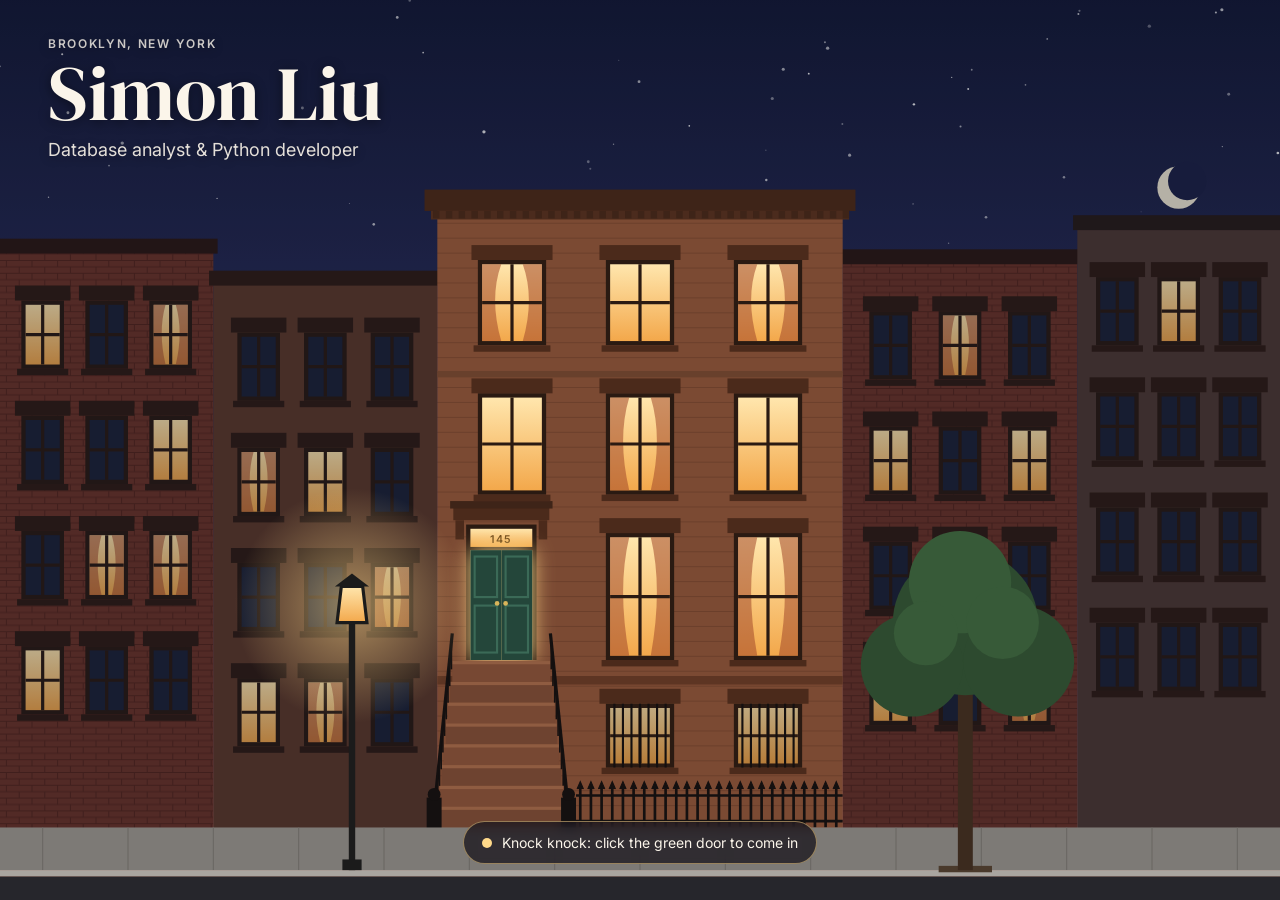
<file: index.html>
<!DOCTYPE html>
<html lang="en">
<head>
  <meta charset="utf-8">
  <meta name="viewport" content="width=device-width, initial-scale=1">
  <title>Simon Liu · The Brownstone</title>
  <meta name="description" content="Simon Liu — database analyst and Python developer in Brooklyn, NY. Step inside the brownstone and explore each room to learn more.">
  <meta name="theme-color" content="#141c3a">
  <link rel="preconnect" href="https://fonts.googleapis.com">
  <link rel="preconnect" href="https://fonts.gstatic.com" crossorigin>
  <link href="https://fonts.googleapis.com/css2?family=DM+Serif+Display&family=Inter:wght@400;500;600&display=swap" rel="stylesheet">
  <link href="css/brownstone.css" rel="stylesheet">
</head>
<body data-scene="street">
  <a class="skip-link" href="classic.html">Skip the tour: view the plain resume</a>

  <!-- ============ STREET ============ -->
  <section id="street" class="scene" aria-label="Outside the brownstone">
    <svg id="street-svg" viewBox="0 0 1200 900" preserveAspectRatio="xMidYMax slice" aria-hidden="false" role="img" aria-labelledby="street-title">
      <title id="street-title">A Brooklyn brownstone at dusk</title>
      <defs>
        <linearGradient id="sky" x1="0" y1="0" x2="0" y2="1">
          <stop offset="0" stop-color="#0f1530"/>
          <stop offset=".55" stop-color="#2f3466"/>
          <stop offset=".85" stop-color="#9a5a6a"/>
          <stop offset="1" stop-color="#e48f63"/>
        </linearGradient>
        <linearGradient id="glow" x1="0" y1="0" x2="0" y2="1">
          <stop offset="0" stop-color="#ffe6ad"/>
          <stop offset="1" stop-color="#f3a84b"/>
        </linearGradient>
        <radialGradient id="halo">
          <stop offset="0" stop-color="#ffd98a" stop-opacity=".55"/>
          <stop offset="1" stop-color="#ffd98a" stop-opacity="0"/>
        </radialGradient>
        <pattern id="stone" width="40" height="14" patternUnits="userSpaceOnUse">
          <rect width="40" height="14" fill="#7b4a33"/>
          <path d="M0 13.5H40" stroke="#6b3f2b"/>
        </pattern>
        <pattern id="brick" width="24" height="12" patternUnits="userSpaceOnUse">
          <rect width="24" height="12" fill="#6e3428"/>
          <path d="M0 .5H24M0 6.5H24M6 0V6M18 6V12" stroke="#55261c"/>
        </pattern>
      </defs>

      <rect width="1200" height="900" fill="url(#sky)"/>
      <g id="stars" fill="#fff"></g>
      <circle cx="1105" cy="232" r="20" fill="#f6efd9"/>
      <circle cx="1113" cy="226" r="18" fill="#1b2146"/>

      <!-- neighbours -->
      <g id="neighbours">
        <rect x="0" y="290" width="200" height="560" fill="url(#brick)"/>
        <rect x="-4" y="280" width="208" height="14" fill="#2b1712"/>
        <rect x="200" y="320" width="210" height="530" fill="#5e3a2a"/>
        <rect x="196" y="310" width="218" height="14" fill="#2f1c13"/>
        <rect x="790" y="300" width="220" height="550" fill="url(#brick)"/>
        <rect x="786" y="290" width="228" height="14" fill="#2b1712"/>
        <rect x="1010" y="268" width="190" height="582" fill="#4f3a33"/>
        <rect x="1006" y="258" width="198" height="14" fill="#271b17"/>
        <g id="neighbour-windows"></g>
        <rect x="0" y="0" width="1200" height="900" fill="#0d1022" opacity=".28" pointer-events="none"/>
      </g>

      <!-- the brownstone -->
      <g id="brownstone">
        <rect x="410" y="250" width="380" height="590" fill="url(#stone)"/>
        <!-- cornice -->
        <rect x="398" y="234" width="404" height="20" fill="#3e2418"/>
        <rect x="404" y="254" width="392" height="8" fill="#4b2b1d"/>
        <g id="dentils" fill="#3e2418"></g>
        <rect x="410" y="404" width="380" height="6" fill="#68402c"/>
        <rect x="410" y="690" width="380" height="8" fill="#5d3523"/>
        <g id="facade-windows"></g>

        <!-- doorway -->
        <rect x="425" y="532" width="90" height="12" fill="#4b2a1b"/>
        <rect x="422" y="526" width="96" height="7" fill="#3e2418"/>
        <rect x="427" y="544" width="8" height="18" fill="#4b2a1b"/>
        <rect x="505" y="544" width="8" height="18" fill="#4b2a1b"/>
        <rect x="437" y="548" width="66" height="127" fill="#2a1a12"/>
        <rect x="441" y="552" width="58" height="17" fill="url(#glow)"/>
        <text x="470" y="565" text-anchor="middle" class="house-number">145</text>

        <g id="front-door" class="door" role="button" tabindex="0" aria-label="Open the front door and step inside">
          <rect id="door-light" x="441" y="572" width="58" height="103" fill="#ffd98f"/>
          <g class="door-leaf door-leaf--left">
            <rect x="441" y="572" width="29" height="103" fill="#24463a"/>
            <rect x="445" y="578" width="21" height="38" fill="none" stroke="#3b6a57" stroke-width="2"/>
            <rect x="445" y="624" width="21" height="44" fill="none" stroke="#3b6a57" stroke-width="2"/>
            <circle cx="466" cy="622" r="2.2" fill="#d9b45a"/>
          </g>
          <g class="door-leaf door-leaf--right">
            <rect x="470" y="572" width="29" height="103" fill="#24463a"/>
            <rect x="474" y="578" width="21" height="38" fill="none" stroke="#3b6a57" stroke-width="2"/>
            <rect x="474" y="624" width="21" height="44" fill="none" stroke="#3b6a57" stroke-width="2"/>
            <circle cx="474" cy="622" r="2.2" fill="#d9b45a"/>
          </g>
          <rect class="door-hit" x="437" y="548" width="66" height="127" fill="transparent"/>
        </g>

        <!-- stoop -->
        <g id="stoop"></g>
        <g fill="none" stroke="#141010" stroke-width="3">
          <path d="M424 650 L408 806"/>
          <path d="M516 650 L532 806"/>
        </g>
        <g id="balusters" stroke="#141010" stroke-width="1.5"></g>
        <rect x="400" y="804" width="14" height="30" fill="#141010"/>
        <circle cx="407" cy="801" r="6" fill="#141010"/>
        <rect x="526" y="804" width="14" height="30" fill="#141010"/>
        <circle cx="533" cy="801" r="6" fill="#141010"/>

        <!-- areaway fence -->
        <g id="fence" stroke="#141010" stroke-width="2.5"></g>
      </g>

      <!-- street -->
      <rect x="0" y="832" width="1200" height="40" fill="#7d7a76"/>
      <g id="sidewalk-seams" stroke="#6a6763"></g>
      <rect x="0" y="872" width="1200" height="6" fill="#a9a5a0"/>
      <rect x="0" y="878" width="1200" height="22" fill="#26262c"/>

      <!-- lamp -->
      <circle cx="330" cy="624" r="110" fill="url(#halo)"/>
      <rect x="327" y="640" width="6" height="232" fill="#1b1b1b"/>
      <rect x="321" y="862" width="18" height="10" fill="#1b1b1b"/>
      <path d="M316 640 H344 L340 606 H320 Z" fill="url(#glow)" stroke="#1b1b1b" stroke-width="3"/>
      <path d="M314 606 H346 L330 594 Z" fill="#1b1b1b"/>

      <!-- tree -->
      <rect x="880" y="868" width="50" height="6" fill="#4a3a2c"/>
      <rect x="898" y="690" width="14" height="182" fill="#3b2a1e"/>
      <g fill="#2d4a2f">
        <circle cx="905" cy="640" r="68"/>
        <circle cx="855" cy="680" r="48"/>
        <circle cx="955" cy="676" r="52"/>
      </g>
      <g fill="#375a38">
        <circle cx="900" cy="602" r="48"/>
        <circle cx="940" cy="640" r="34"/>
        <circle cx="868" cy="650" r="30"/>
      </g>
    </svg>

    <header class="street-title">
      <p class="eyebrow">Brooklyn, New York</p>
      <h1>Simon Liu</h1>
      <p class="tagline">Database analyst &amp; Python developer</p>
    </header>

    <button class="enter-hint" type="button" id="enter-hint">
      <span class="pulse" aria-hidden="true"></span>
      Knock knock: click the green door to come in
    </button>
  </section>

  <!-- ============ INSIDE ============ -->
  <section id="inside" class="scene" aria-label="Inside the brownstone">
    <header class="topbar">
      <button type="button" class="btn-ghost" id="exit-btn" aria-label="Go back outside">
        <span aria-hidden="true">←</span> Outside
      </button>
      <p class="topbar-title">Simon’s Brownstone</p>
      <a class="btn-ghost" href="classic.html">Classic resume</a>
    </header>

    <div class="stage">
      <canvas id="house-canvas" tabindex="-1" aria-label="First-person view of the front hall. Drag to look around; use the room buttons to walk into a room."></canvas>
      <div class="hotspots" id="hotspots"></div>
      <p class="loading" id="loading">Turning on the lights…</p>
    </div>

    <nav class="room-nav" aria-label="Rooms">
      <button type="button" data-go="about">Parlor</button>
      <button type="button" data-go="education">Library</button>
      <button type="button" data-go="experience">Study</button>
      <button type="button" data-go="skills">Workshop</button>
      <button type="button" data-go="projects">Rooftop</button>
    </nav>

    <p class="inside-hint is-hidden" id="inside-hint">Drag to look around · click a doorway to walk in</p>

    <!-- ============ ROOM PANEL ============ -->
    <aside id="panel" class="panel" aria-label="Room details">
      <div class="panel-head">
        <button type="button" class="btn-ghost" data-stairs="up"></button>
        <button type="button" class="panel-close" id="panel-close" aria-label="Close room">×</button>
      </div>

      <article data-room="about" hidden>
        <p class="eyebrow">The parlor</p>
        <h2 tabindex="-1">Hi, I’m Simon.</h2>
        <p class="lede">Database analyst and Python developer, based in Brooklyn.</p>
        <p>I am a database analyst/python developer at New York City Health and Mental Hygiene. I am in my last year at Brooklyn College’s Computer Science MA program.</p>
        <h3>Say hello</h3>
        <ul class="contact">
          <li><a href="mailto:sim.liu92@gmail.com">sim.liu92@gmail.com</a></li>
          <li><a href="https://www.linkedin.com/in/simon-liu145/" rel="noopener">LinkedIn</a></li>
          <li><a href="https://github.com/psymen145" rel="noopener">GitHub</a></li>
        </ul>
        <a class="btn" href="misc/SimonLiuResume.pdf" download>Download résumé (PDF)</a>
      </article>

      <article data-room="experience" hidden>
        <p class="eyebrow">Parlor floor · The study</p>
        <h2 tabindex="-1">Experience</h2>
        <ol class="timeline">
          <li>
            <span class="when">Jan 2017 – Present</span>
            <h3>Database Analyst / Python Developer</h3>
            <p class="where">NYC Department of Health and Mental Hygiene</p>
            <p>Developed a new SQL Server database for the Office of Vital Statistics. This database stores requests for birth and death records. After completion, I created a Django front end for the SQL Server database.</p>
          </li>
          <li>
            <span class="when">Jan 2016 – Dec 2016</span>
            <h3>Desktop Support Analyst</h3>
            <p class="where">NYC Health and Hospitals</p>
            <p>Travelled through the city to deploy hardware for NYC hospitals. Collaborated with personnel from each hospital to meet the hardware specifications for NYC’s new EMR, “EPIC”.</p>
          </li>
          <li>
            <span class="when">Jul 2015 – Dec 2015</span>
            <h3>Medical Record Field Technician</h3>
            <p class="where">Enterprise Consulting Solutions</p>
            <p>Travelled to medical practices to retrieve medical records for United Health Care patients. Did quality control to determine which records were needed by the medical record reviewers.</p>
          </li>
        </ol>
      </article>

      <article data-room="education" hidden>
        <p class="eyebrow">Parlor floor · The library</p>
        <h2 tabindex="-1">Education</h2>
        <ol class="timeline">
          <li>
            <span class="when">Jan 2016 – Present</span>
            <h3>Brooklyn College, CUNY</h3>
            <p class="where">MA, Computer Science · GPA 3.84</p>
          </li>
          <li>
            <span class="when">Aug 2010 – May 2014</span>
            <h3>Stony Brook University</h3>
            <p class="where">BS, Health Sciences</p>
          </li>
          <li>
            <span class="when">Aug 2017</span>
            <h3>Learning Tree</h3>
            <p class="where">Introduction to Python</p>
          </li>
        </ol>
      </article>

      <article data-room="skills" hidden>
        <p class="eyebrow">Downstairs · The workshop</p>
        <h2 tabindex="-1">Skills</h2>
        <p>Everything on the chalkboard, and the tools on the pegboard.</p>
        <h3>Languages &amp; frameworks</h3>
        <ul class="tags">
          <li>Python</li><li>Django</li><li>JavaScript</li><li>React</li><li>jQuery</li><li>Bootstrap</li><li>C++</li><li>C (systems programming)</li>
        </ul>
        <h3>Data &amp; systems</h3>
        <ul class="tags">
          <li>Microsoft SQL Server</li><li>PostgreSQL</li><li>Linux</li>
        </ul>
      </article>

      <article data-room="projects" hidden>
        <p class="eyebrow">Up on the roof</p>
        <h2 tabindex="-1">Projects &amp; certifications</h2>
        <ul class="cards">
          <li><h3>Cryptocurrency site</h3><p>www.ethmember.com</p></li>
          <li><h3>Database manager</h3><p>Stony Brook senior-year course project.</p></li>
          <li><h3>Introduction to Python</h3><p>Learning Tree certification.</p></li>
          <li><h3>BLS certified</h3><p>Basic Life Support.</p></li>
        </ul>
      </article>

      <div class="panel-foot">
        <button type="button" class="btn-ghost" data-stairs="down"></button>
      </div>
    </aside>
  </section>

  <div class="fade" id="fade" aria-hidden="true"></div>

  <noscript>
    <p class="noscript">This tour needs JavaScript. <a href="classic.html">View the plain resume instead.</a></p>
  </noscript>

  <script type="module" src="js/brownstone.js"></script>
</body>
</html>
</file>
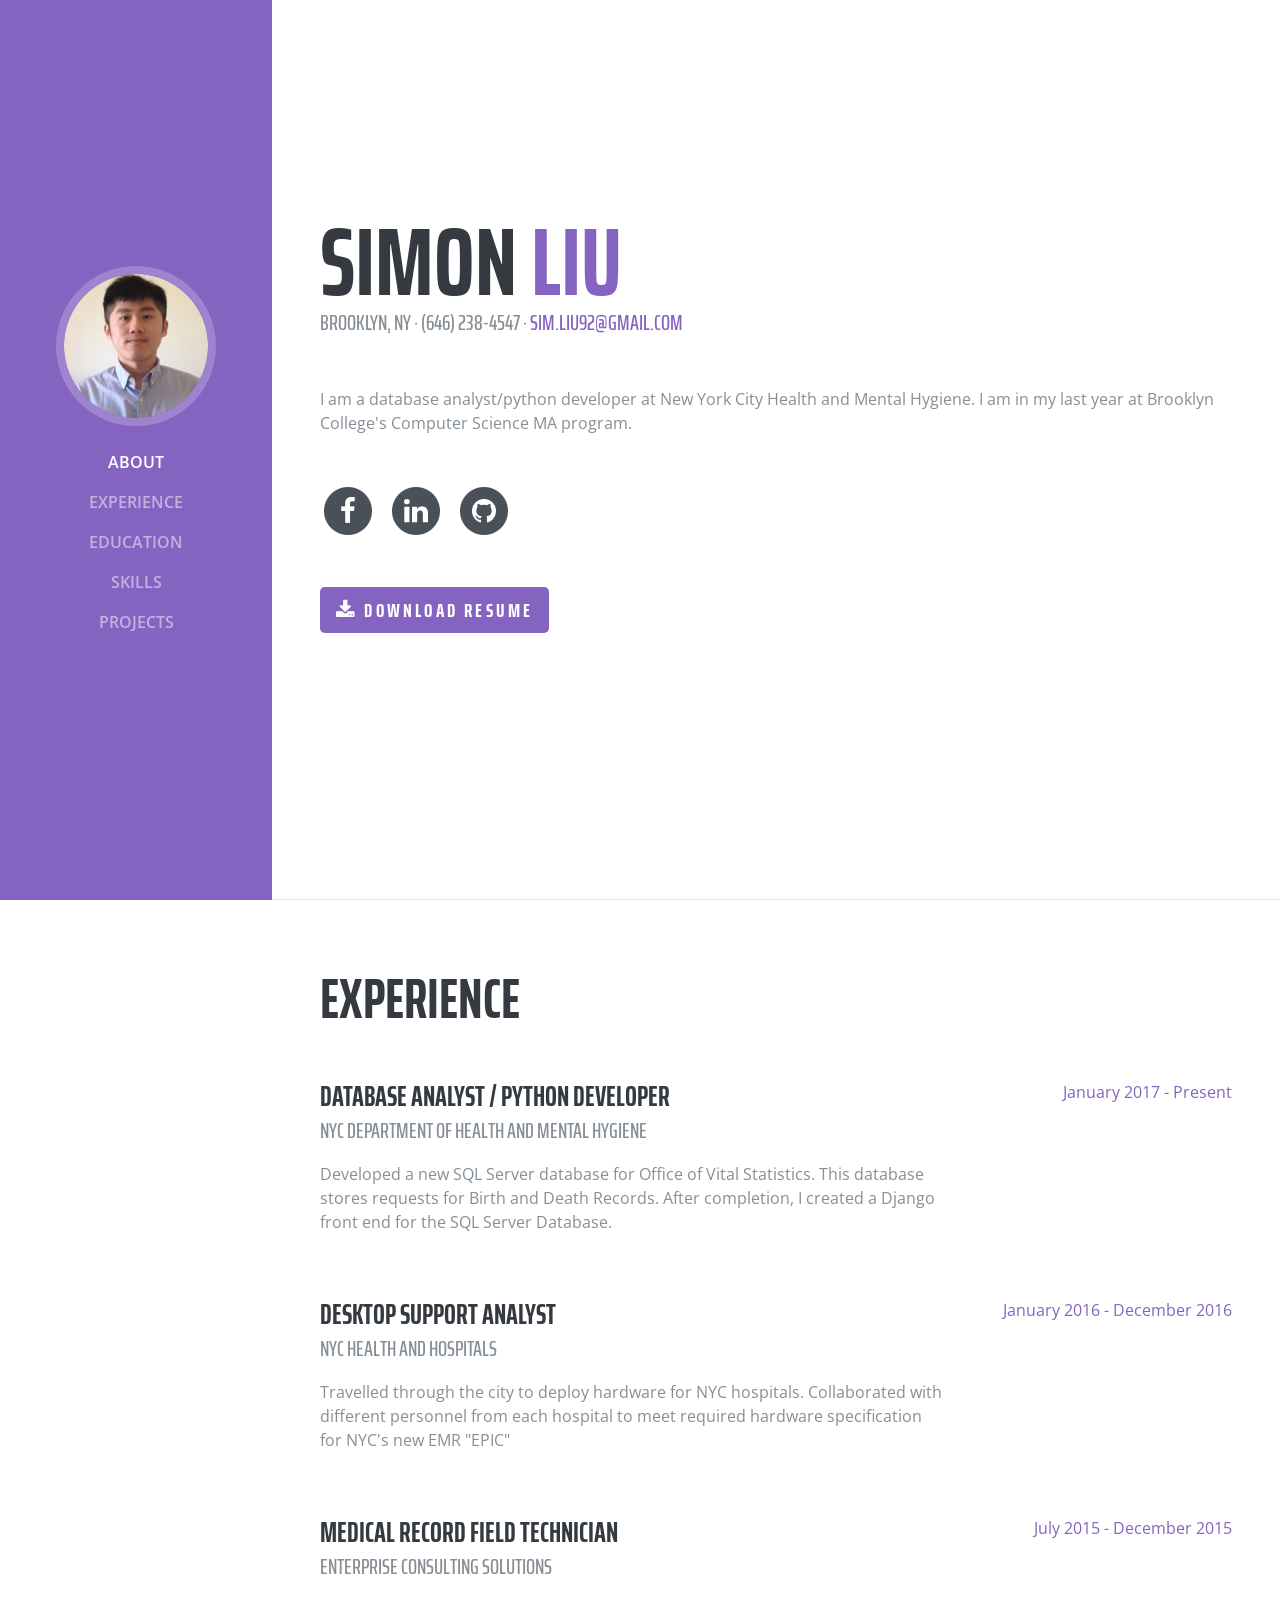
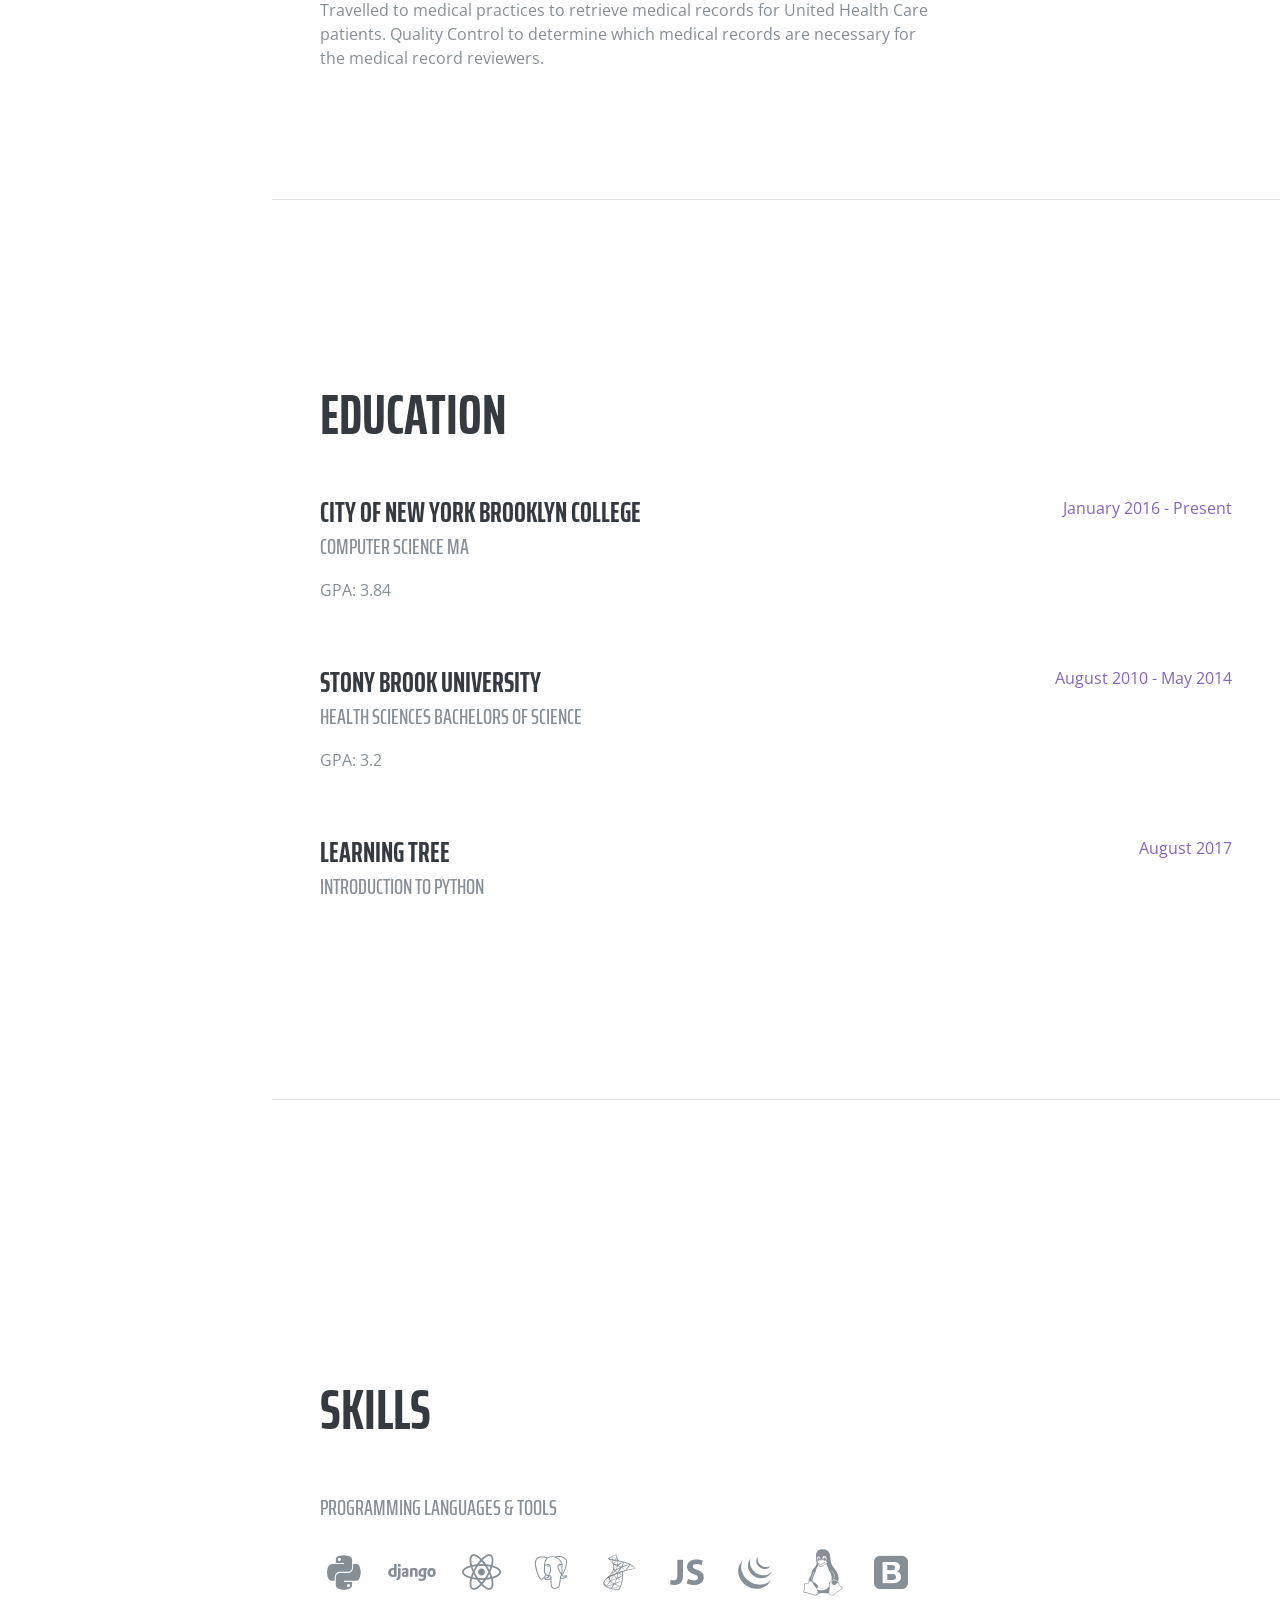
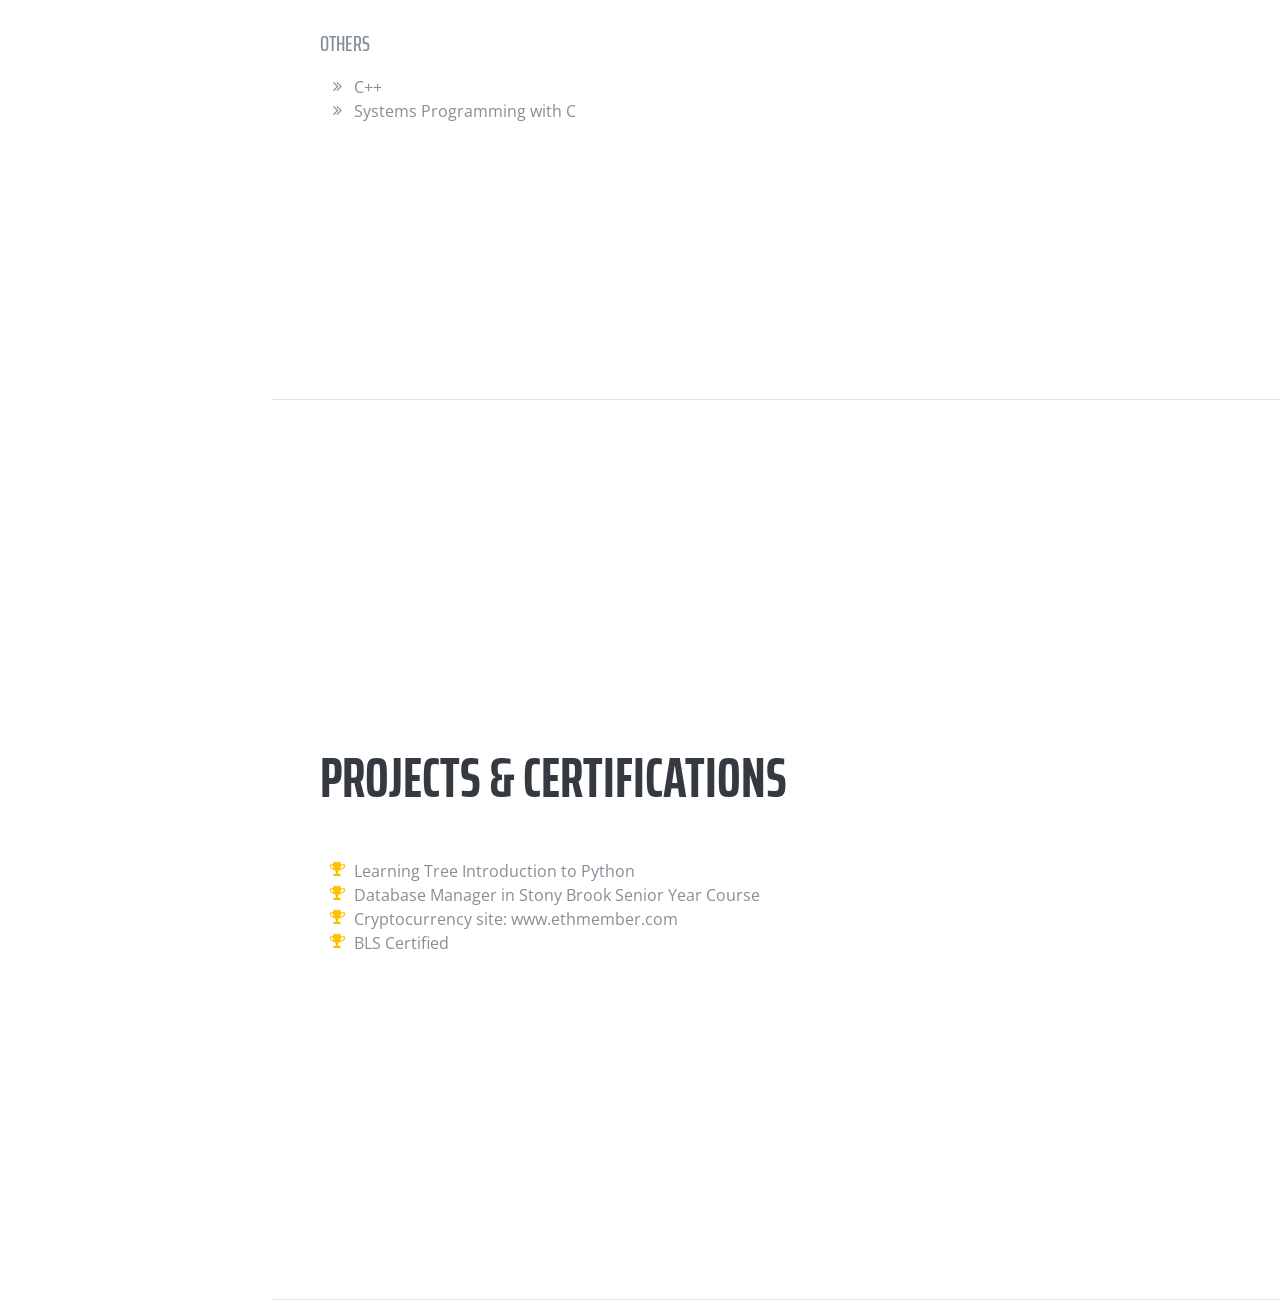
<file: classic.html>
<!DOCTYPE html>
<html lang="en">

  <head>

    <meta charset="utf-8">
    <meta name="viewport" content="width=device-width, initial-scale=1, shrink-to-fit=no">
    <meta name="Simon Liu Brooklyn College Computer Science Master's website" content="Simon Liu Brooklyn College Computer Science Master's website. This is my personal profile and resume. Actively seeking software developer/ web application developer position"">
    <meta name="Simon Liu" content="">

    <title>Simon's Personal Website</title>

    <!-- Bootstrap core CSS -->
    <link href="vendor/bootstrap/css/bootstrap.min.css" rel="stylesheet">

    <!-- Custom fonts for this template -->
    <link href="https://fonts.googleapis.com/css?family=Saira+Extra+Condensed:100,200,300,400,500,600,700,800,900" rel="stylesheet">
    <link href="https://fonts.googleapis.com/css?family=Open+Sans:300,300i,400,400i,600,600i,700,700i,800,800i" rel="stylesheet">
    <link href="vendor/font-awesome/css/font-awesome.min.css" rel="stylesheet">
    <link href="vendor/devicons/css/devicons.min.css" rel="stylesheet">
    <link href="vendor/simple-line-icons/css/simple-line-icons.css" rel="stylesheet">

    <!-- Custom styles for this template -->
    <link href="css/resume.min.css" rel="stylesheet">

  </head>

  <body id="page-top">

    <nav class="navbar navbar-expand-lg navbar-dark bg-primary fixed-top" id="sideNav">
      <a class="navbar-brand js-scroll-trigger" href="#page-top">
        <span class="d-block d-lg-none"></span>
        <span class="d-none d-lg-block">
          <img class="img-fluid img-profile rounded-circle mx-auto mb-2" src="img/profile.png" alt="">
        </span>
      </a>
      <button class="navbar-toggler" type="button" data-toggle="collapse" data-target="#navbarSupportedContent" aria-controls="navbarSupportedContent" aria-expanded="false" aria-label="Toggle navigation">
        <span class="navbar-toggler-icon"></span>
      </button>
      <div class="collapse navbar-collapse" id="navbarSupportedContent">
        <ul class="navbar-nav">
          <li class="nav-item">
            <a class="nav-link js-scroll-trigger" href="#about">About</a>
          </li>
          <li class="nav-item">
            <a class="nav-link js-scroll-trigger" href="#experience">Experience</a>
          </li>
          <li class="nav-item">
            <a class="nav-link js-scroll-trigger" href="#education">Education</a>
          </li>
          <li class="nav-item">
            <a class="nav-link js-scroll-trigger" href="#skills">Skills</a>
          </li>
          <li class="nav-item">
            <a class="nav-link js-scroll-trigger" href="#awards">Projects</a>
          </li>
        </ul>
      </div>
    </nav>

    <div class="container-fluid p-0">

      <section class="resume-section p-3 p-lg-5 d-flex d-column" id="about">
        <div class="my-auto">
          <h1 class="mb-0">Simon
            <span class="text-primary">Liu</span>
          </h1>
          <div class="subheading mb-5">Brooklyn, NY · (646) 238-4547 ·
            <a href="mailto:sim.liu92@gmail.com">sim.liu92@gmail.com</a>
          </div>
          <p class="mb-5">I am a database analyst/python developer at New York City Health and Mental Hygiene. I am in my last year at Brooklyn College's Computer Science MA program.</p>
          <ul class="list-inline list-social-icons mb-5">
            <li class="list-inline-item">
              <a href="#">
                <span class="fa-stack fa-lg">
                  <i class="fa fa-circle fa-stack-2x"></i>
                  <i class="fa fa-facebook fa-stack-1x fa-inverse"></i>
                </span>
              </a>
            </li>
            <li class="list-inline-item">
              <a href="https://www.linkedin.com/in/simon-liu145/">
                <span class="fa-stack fa-lg">
                  <i class="fa fa-circle fa-stack-2x"></i>
                  <i class="fa fa-linkedin fa-stack-1x fa-inverse">
                  </i>
                </span>
              </a>
            </li>
            <li class="list-inline-item">
              <a href="https://github.com/psymen145">
                <span class="fa-stack fa-lg">
                  <i class="fa fa-circle fa-stack-2x"></i>
                  <i class="fa fa-github fa-stack-1x fa-inverse"></i>
                </span>
              </a>
            </li>
          </ul>
          <div class="mb-5">
            <a href="misc/SimonLiuResume.pdf" class="btn btn-primary btn-lg" role="button" download>
              <i class="fa fa-download" aria-hidden="true"></i>
              Download Resume
            </a>
          </div>
        </div>
      </section>

      <section class="resume-section p-3 p-lg-5 d-flex flex-column" id="experience">
        <div class="my-auto">
          <h2 class="mb-5">Experience</h2>

          <div class="resume-item d-flex flex-column flex-md-row mb-5">
            <div class="resume-content mr-auto">
              <h3 class="mb-0">Database Analyst / Python Developer</h3>
              <div class="subheading mb-3">NYC Department of Health and Mental Hygiene</div>
              <p>Developed a new SQL Server database for Office of Vital Statistics. This database stores requests for Birth and Death Records. After completion, I created a Django front end for the SQL Server Database.</p>
            </div>
            <div class="resume-date text-md-right">
              <span class="text-primary">January 2017 - Present</span>
            </div>
          </div>

          <div class="resume-item d-flex flex-column flex-md-row mb-5">
            <div class="resume-content mr-auto">
              <h3 class="mb-0">Desktop Support Analyst</h3>
              <div class="subheading mb-3">NYC Health and Hospitals</div>
              <p>Travelled through the city to deploy hardware for NYC hospitals. Collaborated with different personnel from each hospital to meet required hardware specification for NYC's new EMR "EPIC"</p>
            </div>
            <div class="resume-date text-md-right">
              <span class="text-primary">January 2016 - December 2016</span>
            </div>
          </div>

          <div class="resume-item d-flex flex-column flex-md-row mb-5">
            <div class="resume-content mr-auto">
              <h3 class="mb-0">Medical Record Field Technician</h3>
              <div class="subheading mb-3">Enterprise Consulting Solutions</div>
              <p>Travelled to medical practices to retrieve medical records for United Health Care patients. Quality Control to determine which medical records are necessary for the medical record reviewers.</p>
            </div>
            <div class="resume-date text-md-right">
              <span class="text-primary">July 2015 - December 2015</span>
            </div>
          </div>

        </div>

      </section>

      <section class="resume-section p-3 p-lg-5 d-flex flex-column" id="education">
        <div class="my-auto">
          <h2 class="mb-5">Education</h2>

          <div class="resume-item d-flex flex-column flex-md-row mb-5">
            <div class="resume-content mr-auto">
              <h3 class="mb-0">City of New York Brooklyn College</h3>
              <div class="subheading mb-3">Computer Science MA</div>
              <p>GPA: 3.84</p>
            </div>
            <div class="resume-date text-md-right">
              <span class="text-primary">January 2016 - Present</span>
            </div>
          </div>

          <div class="resume-item d-flex flex-column flex-md-row mb-5">
            <div class="resume-content mr-auto">
              <h3 class="mb-0">Stony Brook University</h3>
              <div class="subheading mb-3">Health Sciences Bachelors of Science</div>
              <p>GPA: 3.2</p>
            </div>
            <div class="resume-date text-md-right">
              <span class="text-primary">August 2010 - May 2014</span>
            </div>
          </div>

          <div class="resume-item d-flex flex-column flex-md-row">
            <div class="resume-content mr-auto">
              <h3 class="mb-0">Learning Tree</h3>
              <div class="subheading mb-3">Introduction to Python</div>
            </div>
            <div class="resume-date text-md-right">
              <span class="text-primary">August 2017</span>
            </div>
          </div>

        </div>
      </section>

      <section class="resume-section p-3 p-lg-5 d-flex flex-column" id="skills">
        <div class="my-auto">
          <h2 class="mb-5">Skills</h2>

          <div class="subheading mb-3">Programming Languages &amp; Tools</div>
          <ul class="list-inline list-icons">
            <li class="list-inline-item">
              <i class="devicons devicons-python" title="python"></i>
            </li>
            <li class="list-inline-item">
              <i class="devicons devicons-django" title="django"></i>
            </li>
            <li class="list-inline-item">
              <i class="devicons devicons-react" title="reactjs"></i>
            </li>
            <li class="list-inline-item">
              <i class="devicons devicons-postgresql" title="postgres"></i>
            </li>
            <li class="list-inline-item">
              <i class="devicons devicons-msql_server" title="microsoft sql server"></i>
            </li>
            <li class="list-inline-item">
              <i class="devicons devicons-javascript" title="javascript"></i>
            </li>
            <li class="list-inline-item">
              <i class="devicons devicons-jquery" title="jquery"></i>
            </li>
            <li class="list-inline-item">
              <i class="devicons devicons-linux" title="linux"></i>
            </li>
            <li class="list-inline-item">
              <i class="devicons devicons-bootstrap" title="bootstrap"></i>
            </li>
          </ul>

          <div class="subheading mb-3">Others</div>
          <ul class="fa-ul mb-0">
            <li>
              <i class="fa-li fa fa-angle-double-right"></i>
              C++</li>
            <li>
              <i class="fa-li fa fa-angle-double-right"></i>
              Systems Programming with C</li>
          </ul>
        </div>
      </section>

      <section class="resume-section p-3 p-lg-5 d-flex flex-column" id="awards">
        <div class="my-auto">
          <h2 class="mb-5">Projects &amp; Certifications</h2>
          <ul class="fa-ul mb-0">
            <li>
              <i class="fa-li fa fa-trophy text-warning"></i>
              Learning Tree Introduction to Python</li>
            <li>
              <i class="fa-li fa fa-trophy text-warning"></i>
              Database Manager in Stony Brook Senior Year Course</li>
            <li>
              <i class="fa-li fa fa-trophy text-warning"></i>
              Cryptocurrency site: www.ethmember.com</li>
            <li>
              <i class="fa-li fa fa-trophy text-warning"></i>
              BLS Certified</li>
          </ul>
        </div>
      </section>

    </div>

    <!-- Bootstrap core JavaScript -->
    <script src="vendor/jquery/jquery.min.js"></script>
    <script src="vendor/bootstrap/js/bootstrap.bundle.min.js"></script>

    <!-- Plugin JavaScript -->
    <script src="vendor/jquery-easing/jquery.easing.min.js"></script>

    <!-- Custom scripts for this template -->
    <script src="js/resume.min.js"></script>

  </body>

</html>
</file>
<file: css/brownstone.css>
:root {
  --night: #141c3a;
  --ink: #2a1d16;
  --paper: #fbf5ea;
  --paper-2: #f2e7d3;
  --muted: #7a6a5c;
  --brass: #d9b45a;
  --glow: #ffd98a;
  --accent: #8a3d2a;
  --serif: "DM Serif Display", Georgia, serif;
  --sans: Inter, system-ui, -apple-system, "Segoe UI", sans-serif;
  --ease: cubic-bezier(.65, 0, .35, 1);
}

* { box-sizing: border-box; }

html, body {
  height: 100%;
  margin: 0;
}

body {
  background: var(--night);
  color: var(--paper);
  font-family: var(--sans);
  overflow: hidden;
  -webkit-font-smoothing: antialiased;
}

button { font: inherit; cursor: pointer; }

.skip-link {
  position: fixed;
  top: -60px;
  left: 16px;
  z-index: 100;
  padding: 10px 14px;
  background: var(--paper);
  color: var(--ink);
  border-radius: 6px;
  transition: top .2s;
}
.skip-link:focus { top: 12px; }

/* ---------- scenes ---------- */

.scene {
  position: fixed;
  inset: 0;
  transition: opacity .6s ease, visibility .6s;
}
body[data-scene="street"] #inside,
body[data-scene="inside"] #street {
  opacity: 0;
  visibility: hidden;
}

#street-svg {
  width: 100%;
  height: 100%;
  display: block;
}

.house-number {
  font: 600 10px var(--sans);
  fill: #6a4515;
  letter-spacing: 1px;
}

/* ---------- the front door ---------- */

.door { cursor: pointer; outline: none; }
.door-leaf {
  transform-box: fill-box;
  transition: transform .8s var(--ease), filter .3s;
}
.door-leaf--left { transform-origin: left center; }
.door-leaf--right { transform-origin: right center; }
.door:hover .door-leaf,
.door:focus-visible .door-leaf { filter: brightness(1.35) drop-shadow(0 0 6px var(--glow)); }
.door:focus-visible .door-hit { stroke: var(--glow); stroke-width: 2; }
.door.is-open .door-leaf { transform: scaleX(.12); }
#door-light { filter: drop-shadow(0 0 10px var(--glow)); }

.street-title {
  position: absolute;
  top: clamp(16px, 4vh, 40px);
  left: clamp(16px, 4vw, 48px);
  pointer-events: none;
  text-shadow: 0 2px 12px rgba(0, 0, 0, .45);
}
.eyebrow {
  margin: 0 0 4px;
  font-size: 12px;
  font-weight: 600;
  letter-spacing: .14em;
  text-transform: uppercase;
  opacity: .8;
}
.street-title h1 {
  margin: 0;
  font: 400 clamp(40px, 7vw, 76px)/1 var(--serif);
}
.tagline { margin: 8px 0 0; font-size: clamp(14px, 1.6vw, 18px); opacity: .9; }

.enter-hint {
  position: absolute;
  left: 50%;
  bottom: clamp(16px, 4vh, 36px);
  transform: translateX(-50%);
  display: flex;
  align-items: center;
  gap: 10px;
  width: max-content;
  max-width: calc(100% - 32px);
  padding: 12px 18px;
  border: 1px solid rgba(255, 217, 138, .5);
  border-radius: 999px;
  background: rgba(20, 16, 24, .72);
  color: var(--paper);
  font-size: 14px;
  backdrop-filter: blur(6px);
  transition: background .2s, opacity .3s;
}
.enter-hint:hover { background: rgba(40, 30, 30, .9); }
.pulse {
  flex: none;
  width: 10px;
  height: 10px;
  border-radius: 50%;
  background: var(--glow);
  animation: pulse 1.6s ease-out infinite;
}
@keyframes pulse {
  0% { box-shadow: 0 0 0 0 rgba(255, 217, 138, .7); }
  100% { box-shadow: 0 0 0 12px rgba(255, 217, 138, 0); }
}
body.entering .enter-hint,
body.entering .street-title { opacity: 0; transition: opacity .3s; }

/* ---------- inside ---------- */

.topbar {
  position: absolute;
  inset: 0 0 auto 0;
  height: 56px;
  z-index: 5;
  display: flex;
  align-items: center;
  justify-content: space-between;
  gap: 8px;
  padding: 0 12px;
  background: linear-gradient(rgba(8, 6, 5, .7), rgba(8, 6, 5, 0));
}
.topbar-title {
  margin: 0;
  font: 400 20px var(--serif);
  white-space: nowrap;
  overflow: hidden;
  text-overflow: ellipsis;
}

.btn-ghost {
  display: inline-flex;
  align-items: center;
  gap: 6px;
  padding: 8px 12px;
  border: 1px solid rgba(255, 255, 255, .22);
  border-radius: 999px;
  background: rgba(255, 255, 255, .06);
  color: inherit;
  font-size: 14px;
  text-decoration: none;
  white-space: nowrap;
  transition: background .2s, border-color .2s;
}
.btn-ghost:hover { background: rgba(255, 255, 255, .14); border-color: rgba(255, 255, 255, .4); }
.btn-ghost:empty { display: none; }

.stage {
  position: absolute;
  inset: 0;
  transition: right .6s var(--ease), bottom .6s var(--ease);
}
#house-canvas {
  width: 100%;
  height: 100%;
  display: block;
  cursor: grab;
  touch-action: none;
  outline: none;
}

.loading[hidden] { display: none; }
.loading {
  position: absolute;
  inset: 0;
  display: grid;
  place-items: center;
  margin: 0;
  padding: 16px;
  text-align: center;
  font: 400 22px var(--serif);
  color: var(--glow);
}

/* floating doorway labels, positioned from the 3D scene each frame */
.hotspots {
  position: absolute;
  inset: 0;
  pointer-events: none;
  opacity: 0;
  transition: opacity .35s;
}
.hotspots.is-visible { opacity: 1; }
.hotspots.is-visible .hotspot { pointer-events: auto; }
.hotspot {
  position: absolute;
  top: 0;
  left: 0;
  display: flex;
  align-items: center;
  gap: 8px;
  margin: -18px 0 0 -10px;
  padding: 6px 12px 6px 8px;
  border: 1px solid rgba(255, 217, 138, .45);
  border-radius: 999px;
  background: rgba(18, 12, 10, .62);
  color: var(--paper);
  text-align: left;
  backdrop-filter: blur(4px);
  transition: background .2s, border-color .2s, opacity .2s;
  will-change: transform;
}
.hotspot.is-off { opacity: 0; pointer-events: none !important; }
.hotspot-dot {
  flex: none;
  width: 10px;
  height: 10px;
  border-radius: 50%;
  background: var(--glow);
  animation: pulse 1.8s ease-out infinite;
}
.hotspot-text { display: grid; line-height: 1.15; }
.hotspot strong { font-size: 14px; font-weight: 600; }
.hotspot small { font-size: 11px; opacity: .75; }
.hotspot:hover,
.hotspot.is-hot,
.hotspot:focus-visible {
  background: var(--glow);
  border-color: var(--glow);
  color: var(--ink);
  outline: none;
}

.room-nav {
  position: absolute;
  inset: auto 0 0 0;
  height: 64px;
  display: flex;
  align-items: center;
  justify-content: center;
  gap: 6px;
  padding: 0 12px;
  overflow-x: auto;
  scrollbar-width: none;
  background: linear-gradient(rgba(8, 6, 5, 0), rgba(8, 6, 5, .6));
  transition: right .6s var(--ease), opacity .3s;
}
.room-nav button {
  flex: none;
  padding: 8px 14px;
  border: 1px solid rgba(255, 217, 138, .35);
  border-radius: 999px;
  background: rgba(20, 16, 24, .6);
  color: var(--paper);
  font-size: 14px;
  transition: background .2s, color .2s;
}
.room-nav button:hover,
.room-nav button[aria-current="true"] { background: var(--glow); color: var(--ink); }

.inside-hint {
  position: absolute;
  top: 64px;
  left: 50%;
  transform: translateX(-50%);
  margin: 0;
  padding: 8px 14px;
  border-radius: 999px;
  background: rgba(20, 16, 24, .75);
  font-size: 14px;
  white-space: nowrap;
  pointer-events: none;
  transition: opacity .5s;
}
.inside-hint.is-hidden { opacity: 0; }

/* ---------- panel ---------- */

.panel {
  position: absolute;
  top: 0;
  right: 0;
  bottom: 0;
  z-index: 10;
  width: min(440px, 100%);
  display: flex;
  flex-direction: column;
  background: var(--paper);
  color: var(--ink);
  box-shadow: -12px 0 40px rgba(0, 0, 0, .35);
  transform: translateX(100%);
  visibility: hidden;
  transition: transform .6s var(--ease), visibility .6s;
  overflow-y: auto;
  overscroll-behavior: contain;
}
body.panel-open .panel { transform: none; visibility: visible; }
body.panel-open .stage { right: min(440px, 100%); }
body.panel-open .room-nav { right: min(440px, 100%); }
body.panel-open .inside-hint { opacity: 0; }

.panel-head,
.panel-foot {
  display: flex;
  align-items: center;
  justify-content: space-between;
  padding: 14px 20px;
}
.panel-head { position: sticky; top: 0; background: var(--paper); z-index: 1; }
.panel-foot { margin-top: auto; padding-bottom: 24px; }
.panel .btn-ghost {
  border-color: rgba(42, 29, 22, .2);
  background: transparent;
}
.panel .btn-ghost:hover { background: var(--paper-2); }
.panel-close {
  margin-left: auto;
  width: 36px;
  height: 36px;
  border: 0;
  border-radius: 50%;
  background: var(--paper-2);
  color: var(--ink);
  font-size: 22px;
  line-height: 1;
}
.panel-close:hover { background: #e6d6ba; }

.panel article { padding: 4px 28px 8px; }
.panel article .eyebrow { color: var(--accent); opacity: 1; }
.panel h2 {
  margin: 0 0 12px;
  font: 400 36px/1.1 var(--serif);
  outline: none;
}
.panel h3 { margin: 24px 0 8px; font-size: 15px; }
.panel p { line-height: 1.6; }
.lede { font-size: 18px; color: var(--muted); margin-top: 0; }
.panel a { color: var(--accent); }

.timeline {
  list-style: none;
  margin: 8px 0 0;
  padding: 0 0 0 18px;
  border-left: 2px solid #e2d3b8;
}
.timeline li { position: relative; padding-bottom: 20px; }
.timeline li::before {
  content: "";
  position: absolute;
  left: -25px;
  top: 4px;
  width: 12px;
  height: 12px;
  border-radius: 50%;
  background: var(--brass);
  border: 2px solid var(--paper);
}
.timeline h3 { margin: 4px 0 2px; font-size: 17px; }
.timeline p { margin: 6px 0 0; }
.when { font-size: 12px; font-weight: 600; letter-spacing: .06em; text-transform: uppercase; color: var(--muted); }
.where { color: var(--accent); font-weight: 500; }

.tags { list-style: none; display: flex; flex-wrap: wrap; gap: 8px; margin: 0; padding: 0; }
.tags li {
  padding: 6px 12px;
  border-radius: 999px;
  background: var(--paper-2);
  border: 1px solid #e2d3b8;
  font-size: 14px;
}

.cards { list-style: none; margin: 0; padding: 0; display: grid; gap: 10px; }
.cards li {
  padding: 14px 16px;
  border-radius: 10px;
  background: var(--paper-2);
  border: 1px solid #e2d3b8;
}
.cards h3 { margin: 0 0 2px; }
.cards p { margin: 0; color: var(--muted); }

.contact { list-style: none; padding: 0; margin: 0 0 20px; display: grid; gap: 6px; }
.btn {
  display: inline-block;
  margin-bottom: 8px;
  padding: 12px 18px;
  border-radius: 8px;
  background: var(--ink);
  color: var(--paper) !important;
  text-decoration: none;
  font-weight: 600;
}
.btn:hover { background: #4a3226; }

/* ---------- transitions ---------- */

.fade {
  position: fixed;
  inset: 0;
  z-index: 50;
  background: radial-gradient(circle at 50% 55%, #fff1cf, #ffd98a 60%, #e8a65a);
  opacity: 0;
  pointer-events: none;
  transition: opacity .45s ease;
}
.fade.is-on { opacity: 1; }
.fade.is-dark { background: #050403; }

.noscript {
  position: fixed;
  inset: auto 16px 16px;
  padding: 12px;
  background: var(--paper);
  color: var(--ink);
  border-radius: 8px;
  text-align: center;
}

/* ---------- phones ---------- */

@media (max-width: 760px) {
  .topbar-title { font-size: 17px; }
  .topbar .btn-ghost { padding: 6px 10px; font-size: 13px; }
  .room-nav { gap: 4px; }
  .hotspot { padding: 5px 10px 5px 7px; }
  .hotspot strong { font-size: 13px; }
  .hotspot small { display: none; }
  .room-nav button { padding: 7px 9px; font-size: 13px; }
  .inside-hint { white-space: normal; text-align: center; width: max-content; max-width: calc(100% - 32px); }

  .panel {
    top: auto;
    width: 100%;
    height: 62%;
    border-radius: 18px 18px 0 0;
    box-shadow: 0 -12px 40px rgba(0, 0, 0, .35);
    transform: translateY(100%);
  }
  body.panel-open .stage { right: 0; bottom: 62%; }
  body.panel-open .room-nav { opacity: 0; pointer-events: none; }
  .panel article { padding: 0 20px 8px; }
  .panel h2 { font-size: 30px; }
}

@media (prefers-reduced-motion: reduce) {
  *, *::before, *::after {
    animation: none !important;
    transition-duration: .01ms !important;
  }
}
</file>
<file: vendor/simple-line-icons/css/simple-line-icons.css>
@font-face {
  font-family: 'simple-line-icons';
  src: url('../fonts/Simple-Line-Icons.eot?v=2.4.0');
  src: url('../fonts/Simple-Line-Icons.eot?v=2.4.0#iefix') format('embedded-opentype'), url('../fonts/Simple-Line-Icons.woff2?v=2.4.0') format('woff2'), url('../fonts/Simple-Line-Icons.ttf?v=2.4.0') format('truetype'), url('../fonts/Simple-Line-Icons.woff?v=2.4.0') format('woff'), url('../fonts/Simple-Line-Icons.svg?v=2.4.0#simple-line-icons') format('svg');
  font-weight: normal;
  font-style: normal;
}
/*
 Use the following CSS code if you want to have a class per icon.
 Instead of a list of all class selectors, you can use the generic [class*="icon-"] selector, but it's slower:
*/
.icon-user,
.icon-people,
.icon-user-female,
.icon-user-follow,
.icon-user-following,
.icon-user-unfollow,
.icon-login,
.icon-logout,
.icon-emotsmile,
.icon-phone,
.icon-call-end,
.icon-call-in,
.icon-call-out,
.icon-map,
.icon-location-pin,
.icon-direction,
.icon-directions,
.icon-compass,
.icon-layers,
.icon-menu,
.icon-list,
.icon-options-vertical,
.icon-options,
.icon-arrow-down,
.icon-arrow-left,
.icon-arrow-right,
.icon-arrow-up,
.icon-arrow-up-circle,
.icon-arrow-left-circle,
.icon-arrow-right-circle,
.icon-arrow-down-circle,
.icon-check,
.icon-clock,
.icon-plus,
.icon-minus,
.icon-close,
.icon-event,
.icon-exclamation,
.icon-organization,
.icon-trophy,
.icon-screen-smartphone,
.icon-screen-desktop,
.icon-plane,
.icon-notebook,
.icon-mustache,
.icon-mouse,
.icon-magnet,
.icon-energy,
.icon-disc,
.icon-cursor,
.icon-cursor-move,
.icon-crop,
.icon-chemistry,
.icon-speedometer,
.icon-shield,
.icon-screen-tablet,
.icon-magic-wand,
.icon-hourglass,
.icon-graduation,
.icon-ghost,
.icon-game-controller,
.icon-fire,
.icon-eyeglass,
.icon-envelope-open,
.icon-envelope-letter,
.icon-bell,
.icon-badge,
.icon-anchor,
.icon-wallet,
.icon-vector,
.icon-speech,
.icon-puzzle,
.icon-printer,
.icon-present,
.icon-playlist,
.icon-pin,
.icon-picture,
.icon-handbag,
.icon-globe-alt,
.icon-globe,
.icon-folder-alt,
.icon-folder,
.icon-film,
.icon-feed,
.icon-drop,
.icon-drawer,
.icon-docs,
.icon-doc,
.icon-diamond,
.icon-cup,
.icon-calculator,
.icon-bubbles,
.icon-briefcase,
.icon-book-open,
.icon-basket-loaded,
.icon-basket,
.icon-bag,
.icon-action-undo,
.icon-action-redo,
.icon-wrench,
.icon-umbrella,
.icon-trash,
.icon-tag,
.icon-support,
.icon-frame,
.icon-size-fullscreen,
.icon-size-actual,
.icon-shuffle,
.icon-share-alt,
.icon-share,
.icon-rocket,
.icon-question,
.icon-pie-chart,
.icon-pencil,
.icon-note,
.icon-loop,
.icon-home,
.icon-grid,
.icon-graph,
.icon-microphone,
.icon-music-tone-alt,
.icon-music-tone,
.icon-earphones-alt,
.icon-earphones,
.icon-equalizer,
.icon-like,
.icon-dislike,
.icon-control-start,
.icon-control-rewind,
.icon-control-play,
.icon-control-pause,
.icon-control-forward,
.icon-control-end,
.icon-volume-1,
.icon-volume-2,
.icon-volume-off,
.icon-calendar,
.icon-bulb,
.icon-chart,
.icon-ban,
.icon-bubble,
.icon-camrecorder,
.icon-camera,
.icon-cloud-download,
.icon-cloud-upload,
.icon-envelope,
.icon-eye,
.icon-flag,
.icon-heart,
.icon-info,
.icon-key,
.icon-link,
.icon-lock,
.icon-lock-open,
.icon-magnifier,
.icon-magnifier-add,
.icon-magnifier-remove,
.icon-paper-clip,
.icon-paper-plane,
.icon-power,
.icon-refresh,
.icon-reload,
.icon-settings,
.icon-star,
.icon-symbol-female,
.icon-symbol-male,
.icon-target,
.icon-credit-card,
.icon-paypal,
.icon-social-tumblr,
.icon-social-twitter,
.icon-social-facebook,
.icon-social-instagram,
.icon-social-linkedin,
.icon-social-pinterest,
.icon-social-github,
.icon-social-google,
.icon-social-reddit,
.icon-social-skype,
.icon-social-dribbble,
.icon-social-behance,
.icon-social-foursqare,
.icon-social-soundcloud,
.icon-social-spotify,
.icon-social-stumbleupon,
.icon-social-youtube,
.icon-social-dropbox,
.icon-social-vkontakte,
.icon-social-steam {
  font-family: 'simple-line-icons';
  speak: none;
  font-style: normal;
  font-weight: normal;
  font-variant: normal;
  text-transform: none;
  line-height: 1;
  /* Better Font Rendering =========== */
  -webkit-font-smoothing: antialiased;
  -moz-osx-font-smoothing: grayscale;
}
.icon-user:before {
  content: "\e005";
}
.icon-people:before {
  content: "\e001";
}
.icon-user-female:before {
  content: "\e000";
}
.icon-user-follow:before {
  content: "\e002";
}
.icon-user-following:before {
  content: "\e003";
}
.icon-user-unfollow:before {
  content: "\e004";
}
.icon-login:before {
  content: "\e066";
}
.icon-logout:before {
  content: "\e065";
}
.icon-emotsmile:before {
  content: "\e021";
}
.icon-phone:before {
  content: "\e600";
}
.icon-call-end:before {
  content: "\e048";
}
.icon-call-in:before {
  content: "\e047";
}
.icon-call-out:before {
  content: "\e046";
}
.icon-map:before {
  content: "\e033";
}
.icon-location-pin:before {
  content: "\e096";
}
.icon-direction:before {
  content: "\e042";
}
.icon-directions:before {
  content: "\e041";
}
.icon-compass:before {
  content: "\e045";
}
.icon-layers:before {
  content: "\e034";
}
.icon-menu:before {
  content: "\e601";
}
.icon-list:before {
  content: "\e067";
}
.icon-options-vertical:before {
  content: "\e602";
}
.icon-options:before {
  content: "\e603";
}
.icon-arrow-down:before {
  content: "\e604";
}
.icon-arrow-left:before {
  content: "\e605";
}
.icon-arrow-right:before {
  content: "\e606";
}
.icon-arrow-up:before {
  content: "\e607";
}
.icon-arrow-up-circle:before {
  content: "\e078";
}
.icon-arrow-left-circle:before {
  content: "\e07a";
}
.icon-arrow-right-circle:before {
  content: "\e079";
}
.icon-arrow-down-circle:before {
  content: "\e07b";
}
.icon-check:before {
  content: "\e080";
}
.icon-clock:before {
  content: "\e081";
}
.icon-plus:before {
  content: "\e095";
}
.icon-minus:before {
  content: "\e615";
}
.icon-close:before {
  content: "\e082";
}
.icon-event:before {
  content: "\e619";
}
.icon-exclamation:before {
  content: "\e617";
}
.icon-organization:before {
  content: "\e616";
}
.icon-trophy:before {
  content: "\e006";
}
.icon-screen-smartphone:before {
  content: "\e010";
}
.icon-screen-desktop:before {
  content: "\e011";
}
.icon-plane:before {
  content: "\e012";
}
.icon-notebook:before {
  content: "\e013";
}
.icon-mustache:before {
  content: "\e014";
}
.icon-mouse:before {
  content: "\e015";
}
.icon-magnet:before {
  content: "\e016";
}
.icon-energy:before {
  content: "\e020";
}
.icon-disc:before {
  content: "\e022";
}
.icon-cursor:before {
  content: "\e06e";
}
.icon-cursor-move:before {
  content: "\e023";
}
.icon-crop:before {
  content: "\e024";
}
.icon-chemistry:before {
  content: "\e026";
}
.icon-speedometer:before {
  content: "\e007";
}
.icon-shield:before {
  content: "\e00e";
}
.icon-screen-tablet:before {
  content: "\e00f";
}
.icon-magic-wand:before {
  content: "\e017";
}
.icon-hourglass:before {
  content: "\e018";
}
.icon-graduation:before {
  content: "\e019";
}
.icon-ghost:before {
  content: "\e01a";
}
.icon-game-controller:before {
  content: "\e01b";
}
.icon-fire:before {
  content: "\e01c";
}
.icon-eyeglass:before {
  content: "\e01d";
}
.icon-envelope-open:before {
  content: "\e01e";
}
.icon-envelope-letter:before {
  content: "\e01f";
}
.icon-bell:before {
  content: "\e027";
}
.icon-badge:before {
  content: "\e028";
}
.icon-anchor:before {
  content: "\e029";
}
.icon-wallet:before {
  content: "\e02a";
}
.icon-vector:before {
  content: "\e02b";
}
.icon-speech:before {
  content: "\e02c";
}
.icon-puzzle:before {
  content: "\e02d";
}
.icon-printer:before {
  content: "\e02e";
}
.icon-present:before {
  content: "\e02f";
}
.icon-playlist:before {
  content: "\e030";
}
.icon-pin:before {
  content: "\e031";
}
.icon-picture:before {
  content: "\e032";
}
.icon-handbag:before {
  content: "\e035";
}
.icon-globe-alt:before {
  content: "\e036";
}
.icon-globe:before {
  content: "\e037";
}
.icon-folder-alt:before {
  content: "\e039";
}
.icon-folder:before {
  content: "\e089";
}
.icon-film:before {
  content: "\e03a";
}
.icon-feed:before {
  content: "\e03b";
}
.icon-drop:before {
  content: "\e03e";
}
.icon-drawer:before {
  content: "\e03f";
}
.icon-docs:before {
  content: "\e040";
}
.icon-doc:before {
  content: "\e085";
}
.icon-diamond:before {
  content: "\e043";
}
.icon-cup:before {
  content: "\e044";
}
.icon-calculator:before {
  content: "\e049";
}
.icon-bubbles:before {
  content: "\e04a";
}
.icon-briefcase:before {
  content: "\e04b";
}
.icon-book-open:before {
  content: "\e04c";
}
.icon-basket-loaded:before {
  content: "\e04d";
}
.icon-basket:before {
  content: "\e04e";
}
.icon-bag:before {
  content: "\e04f";
}
.icon-action-undo:before {
  content: "\e050";
}
.icon-action-redo:before {
  content: "\e051";
}
.icon-wrench:before {
  content: "\e052";
}
.icon-umbrella:before {
  content: "\e053";
}
.icon-trash:before {
  content: "\e054";
}
.icon-tag:before {
  content: "\e055";
}
.icon-support:before {
  content: "\e056";
}
.icon-frame:before {
  content: "\e038";
}
.icon-size-fullscreen:before {
  content: "\e057";
}
.icon-size-actual:before {
  content: "\e058";
}
.icon-shuffle:before {
  content: "\e059";
}
.icon-share-alt:before {
  content: "\e05a";
}
.icon-share:before {
  content: "\e05b";
}
.icon-rocket:before {
  content: "\e05c";
}
.icon-question:before {
  content: "\e05d";
}
.icon-pie-chart:before {
  content: "\e05e";
}
.icon-pencil:before {
  content: "\e05f";
}
.icon-note:before {
  content: "\e060";
}
.icon-loop:before {
  content: "\e064";
}
.icon-home:before {
  content: "\e069";
}
.icon-grid:before {
  content: "\e06a";
}
.icon-graph:before {
  content: "\e06b";
}
.icon-microphone:before {
  content: "\e063";
}
.icon-music-tone-alt:before {
  content: "\e061";
}
.icon-music-tone:before {
  content: "\e062";
}
.icon-earphones-alt:before {
  content: "\e03c";
}
.icon-earphones:before {
  content: "\e03d";
}
.icon-equalizer:before {
  content: "\e06c";
}
.icon-like:before {
  content: "\e068";
}
.icon-dislike:before {
  content: "\e06d";
}
.icon-control-start:before {
  content: "\e06f";
}
.icon-control-rewind:before {
  content: "\e070";
}
.icon-control-play:before {
  content: "\e071";
}
.icon-control-pause:before {
  content: "\e072";
}
.icon-control-forward:before {
  content: "\e073";
}
.icon-control-end:before {
  content: "\e074";
}
.icon-volume-1:before {
  content: "\e09f";
}
.icon-volume-2:before {
  content: "\e0a0";
}
.icon-volume-off:before {
  content: "\e0a1";
}
.icon-calendar:before {
  content: "\e075";
}
.icon-bulb:before {
  content: "\e076";
}
.icon-chart:before {
  content: "\e077";
}
.icon-ban:before {
  content: "\e07c";
}
.icon-bubble:before {
  content: "\e07d";
}
.icon-camrecorder:before {
  content: "\e07e";
}
.icon-camera:before {
  content: "\e07f";
}
.icon-cloud-download:before {
  content: "\e083";
}
.icon-cloud-upload:before {
  content: "\e084";
}
.icon-envelope:before {
  content: "\e086";
}
.icon-eye:before {
  content: "\e087";
}
.icon-flag:before {
  content: "\e088";
}
.icon-heart:before {
  content: "\e08a";
}
.icon-info:before {
  content: "\e08b";
}
.icon-key:before {
  content: "\e08c";
}
.icon-link:before {
  content: "\e08d";
}
.icon-lock:before {
  content: "\e08e";
}
.icon-lock-open:before {
  content: "\e08f";
}
.icon-magnifier:before {
  content: "\e090";
}
.icon-magnifier-add:before {
  content: "\e091";
}
.icon-magnifier-remove:before {
  content: "\e092";
}
.icon-paper-clip:before {
  content: "\e093";
}
.icon-paper-plane:before {
  content: "\e094";
}
.icon-power:before {
  content: "\e097";
}
.icon-refresh:before {
  content: "\e098";
}
.icon-reload:before {
  content: "\e099";
}
.icon-settings:before {
  content: "\e09a";
}
.icon-star:before {
  content: "\e09b";
}
.icon-symbol-female:before {
  content: "\e09c";
}
.icon-symbol-male:before {
  content: "\e09d";
}
.icon-target:before {
  content: "\e09e";
}
.icon-credit-card:before {
  content: "\e025";
}
.icon-paypal:before {
  content: "\e608";
}
.icon-social-tumblr:before {
  content: "\e00a";
}
.icon-social-twitter:before {
  content: "\e009";
}
.icon-social-facebook:before {
  content: "\e00b";
}
.icon-social-instagram:before {
  content: "\e609";
}
.icon-social-linkedin:before {
  content: "\e60a";
}
.icon-social-pinterest:before {
  content: "\e60b";
}
.icon-social-github:before {
  content: "\e60c";
}
.icon-social-google:before {
  content: "\e60d";
}
.icon-social-reddit:before {
  content: "\e60e";
}
.icon-social-skype:before {
  content: "\e60f";
}
.icon-social-dribbble:before {
  content: "\e00d";
}
.icon-social-behance:before {
  content: "\e610";
}
.icon-social-foursqare:before {
  content: "\e611";
}
.icon-social-soundcloud:before {
  content: "\e612";
}
.icon-social-spotify:before {
  content: "\e613";
}
.icon-social-stumbleupon:before {
  content: "\e614";
}
.icon-social-youtube:before {
  content: "\e008";
}
.icon-social-dropbox:before {
  content: "\e00c";
}
.icon-social-vkontakte:before {
  content: "\e618";
}
.icon-social-steam:before {
  content: "\e620";
}
</file>
<file: vendor/devicons/css/devicons.min.css>
/*!
 *  Devicons 1.8.0 made by Theodore Vorillas / http://vorillaz.com 
 */
@font-face{font-family:devicons;src:url(../fonts/devicons.eot?xqxft6);src:url(../fonts/devicons.eot?#iefixxqxft6) format("embedded-opentype"),url(../fonts/devicons.woff?xqxft6) format("woff"),url(../fonts/devicons.ttf?xqxft6) format("truetype"),url(../fonts/devicons.svg?xqxft6#devicons) format("svg");font-weight:400;font-style:normal}.devicons{font-family:devicons;speak:none;font-style:normal;font-weight:400;font-variant:normal;text-transform:none;line-height:1;-webkit-font-smoothing:antialiased;-moz-osx-font-smoothing:grayscale}.devicons-git:before{content:"\e602"}.devicons-git_compare:before{content:"\e628"}.devicons-git_branch:before{content:"\e625"}.devicons-git_commit:before{content:"\e629"}.devicons-git_pull_request:before{content:"\e626"}.devicons-git_merge:before{content:"\e627"}.devicons-bitbucket:before{content:"\e603"}.devicons-github_alt:before{content:"\e608"}.devicons-github_badge:before{content:"\e609"}.devicons-github:before{content:"\e60a"}.devicons-github_full:before{content:"\e617"}.devicons-java:before{content:"\e638"}.devicons-ruby:before{content:"\e639"}.devicons-scala:before{content:"\e637"}.devicons-python:before{content:"\e63c"}.devicons-go:before{content:"\e624"}.devicons-ruby_on_rails:before{content:"\e63b"}.devicons-django:before{content:"\e61d"}.devicons-markdown:before{content:"\e63e"}.devicons-php:before{content:"\e63d"}.devicons-mysql:before{content:"\e604"}.devicons-streamline:before{content:"\e605"}.devicons-database:before{content:"\e606"}.devicons-laravel:before{content:"\e63f"}.devicons-javascript:before{content:"\e64e"}.devicons-angular:before{content:"\e653"}.devicons-backbone:before{content:"\e652"}.devicons-coffeescript:before{content:"\e651"}.devicons-jquery:before{content:"\e650"}.devicons-modernizr:before{content:"\e620"}.devicons-jquery_ui:before{content:"\e654"}.devicons-ember:before{content:"\e61b"}.devicons-dojo:before{content:"\e61c"}.devicons-nodejs:before{content:"\e619"}.devicons-nodejs_small:before{content:"\e618"}.devicons-javascript_shield:before{content:"\e64f"}.devicons-bootstrap:before{content:"\e647"}.devicons-sass:before{content:"\e64b"}.devicons-css3_full:before{content:"\e64a"}.devicons-css3:before{content:"\e649"}.devicons-html5:before{content:"\e636"}.devicons-html5_multimedia:before{content:"\e632"}.devicons-html5_device_access:before{content:"\e633"}.devicons-html5_3d_effects:before{content:"\e635"}.devicons-html5_connectivity:before{content:"\e634"}.devicons-ghost_small:before{content:"\e614"}.devicons-ghost:before{content:"\e61f"}.devicons-magento:before{content:"\e640"}.devicons-joomla:before{content:"\e641"}.devicons-jekyll_small:before{content:"\e60d"}.devicons-drupal:before{content:"\e642"}.devicons-wordpress:before{content:"\e60b"}.devicons-grunt:before{content:"\e64c"}.devicons-bower:before{content:"\e64d"}.devicons-npm:before{content:"\e61e"}.devicons-yahoo_small:before{content:"\e62b"}.devicons-yahoo:before{content:"\e615"}.devicons-bing_small:before{content:"\e600"}.devicons-windows:before{content:"\e60f"}.devicons-linux:before{content:"\e612"}.devicons-ubuntu:before{content:"\e63a"}.devicons-android:before{content:"\e60e"}.devicons-apple:before{content:"\e611"}.devicons-appstore:before{content:"\e613"}.devicons-phonegap:before{content:"\e630"}.devicons-blackberry:before{content:"\e623"}.devicons-stackoverflow:before{content:"\e610"}.devicons-techcrunch:before{content:"\e62c"}.devicons-codrops:before{content:"\e62f"}.devicons-css_tricks:before{content:"\e601"}.devicons-smashing_magazine:before{content:"\e62d"}.devicons-netmagazine:before{content:"\e62e"}.devicons-codepen:before{content:"\e616"}.devicons-cssdeck:before{content:"\e62a"}.devicons-hackernews:before{content:"\e61a"}.devicons-dropbox:before{content:"\e607"}.devicons-google_drive:before{content:"\e631"}.devicons-visualstudio:before{content:"\e60c"}.devicons-unity_small:before{content:"\e621"}.devicons-raspberry_pi:before{content:"\e622"}.devicons-chrome:before{content:"\e643"}.devicons-ie:before{content:"\e644"}.devicons-firefox:before{content:"\e645"}.devicons-opera:before{content:"\e646"}.devicons-safari:before{content:"\e648"}.devicons-swift:before{content:"\e655"}.devicons-symfony:before{content:"\e656"}.devicons-symfony_badge:before{content:"\e657"}.devicons-less:before{content:"\e658"}.devicons-stylus:before{content:"\e659"}.devicons-trello:before{content:"\e65a"}.devicons-atlassian:before{content:"\e65b"}.devicons-jira:before{content:"\e65c"}.devicons-envato:before{content:"\e65d"}.devicons-snap_svg:before{content:"\e65e"}.devicons-raphael:before{content:"\e65f"}.devicons-google_analytics:before{content:"\e660"}.devicons-compass:before{content:"\e661"}.devicons-onedrive:before{content:"\e662"}.devicons-gulp:before{content:"\e663"}.devicons-atom:before{content:"\e664"}.devicons-cisco:before{content:"\e665"}.devicons-nancy:before{content:"\e666"}.devicons-clojure:before{content:"\e668"}.devicons-clojure_alt:before{content:"\e66a"}.devicons-perl:before{content:"\e669"}.devicons-celluloid:before{content:"\e66b"}.devicons-w3c:before{content:"\e66c"}.devicons-redis:before{content:"\e66d"}.devicons-postgresql:before{content:"\e66e"}.devicons-webplatform:before{content:"\e66f"}.devicons-jenkins:before{content:"\e667"}.devicons-requirejs:before{content:"\e670"}.devicons-opensource:before{content:"\e671"}.devicons-typo3:before{content:"\e672"}.devicons-uikit:before{content:"\e673"}.devicons-doctrine:before{content:"\e674"}.devicons-groovy:before{content:"\e675"}.devicons-nginx:before{content:"\e676"}.devicons-haskell:before{content:"\e677"}.devicons-zend:before{content:"\e678"}.devicons-gnu:before{content:"\e679"}.devicons-yeoman:before{content:"\e67a"}.devicons-heroku:before{content:"\e67b"}.devicons-debian:before{content:"\e67d"}.devicons-travis:before{content:"\e67e"}.devicons-dotnet:before{content:"\e67f"}.devicons-codeigniter:before{content:"\e680"}.devicons-javascript_badge:before{content:"\e681"}.devicons-yii:before{content:"\e682"}.devicons-msql_server:before{content:"\e67c"}.devicons-composer:before{content:"\e683"}.devicons-krakenjs_badge:before{content:"\e684"}.devicons-krakenjs:before{content:"\e685"}.devicons-mozilla:before{content:"\e686"}.devicons-firebase:before{content:"\e687"}.devicons-sizzlejs:before{content:"\e688"}.devicons-creativecommons:before{content:"\e689"}.devicons-creativecommons_badge:before{content:"\e68a"}.devicons-mitlicence:before{content:"\e68b"}.devicons-senchatouch:before{content:"\e68c"}.devicons-bugsense:before{content:"\e68d"}.devicons-extjs:before{content:"\e68e"}.devicons-mootools_badge:before{content:"\e68f"}.devicons-mootools:before{content:"\e690"}.devicons-ruby_rough:before{content:"\e691"}.devicons-komodo:before{content:"\e692"}.devicons-coda:before{content:"\e693"}.devicons-bintray:before{content:"\e694"}.devicons-terminal:before{content:"\e695"}.devicons-code:before{content:"\e696"}.devicons-responsive:before{content:"\e697"}.devicons-dart:before{content:"\e698"}.devicons-aptana:before{content:"\e699"}.devicons-mailchimp:before{content:"\e69a"}.devicons-netbeans:before{content:"\e69b"}.devicons-dreamweaver:before{content:"\e69c"}.devicons-brackets:before{content:"\e69d"}.devicons-eclipse:before{content:"\e69e"}.devicons-cloud9:before{content:"\e69f"}.devicons-scrum:before{content:"\e6a0"}.devicons-prolog:before{content:"\e6a1"}.devicons-terminal_badge:before{content:"\e6a2"}.devicons-code_badge:before{content:"\e6a3"}.devicons-mongodb:before{content:"\e6a4"}.devicons-meteor:before{content:"\e6a5"}.devicons-meteorfull:before{content:"\e6a6"}.devicons-fsharp:before{content:"\e6a7"}.devicons-rust:before{content:"\e6a8"}.devicons-ionic:before{content:"\e6a9"}.devicons-sublime:before{content:"\e6aa"}.devicons-appcelerator:before{content:"\e6ab"}.devicons-asterisk:before{content:"\e6ac"}.devicons-aws:before{content:"\e6ad"}.devicons-digital-ocean:before{content:"\e6ae"}.devicons-dlang:before{content:"\e6af"}.devicons-docker:before{content:"\e6b0"}.devicons-erlang:before{content:"\e6b1"}.devicons-google-cloud-platform:before{content:"\e6b2"}.devicons-grails:before{content:"\e6b3"}.devicons-illustrator:before{content:"\e6b4"}.devicons-intellij:before{content:"\e6b5"}.devicons-materializecss:before{content:"\e6b6"}.devicons-openshift:before{content:"\e6b7"}.devicons-photoshop:before{content:"\e6b8"}.devicons-rackspace:before{content:"\e6b9"}.devicons-react:before{content:"\e6ba"}.devicons-redhat:before{content:"\e6bb"}.devicons-scriptcs:before{content:"\e6bc"}.devicons-sqllite:before{content:"\e6c4"}.devicons-vim:before{content:"\e6c5"}
</file>
<file: css/resume.min.css>
body{font-family:'Open Sans', serif;padding-top:54px;color:#868e96}@media (min-width: 992px){body{padding-top:0;padding-left:17rem}}h1,h2,h3,h4,h5,h6{font-family:'Saira Extra Condensed', serif;font-weight:700;text-transform:uppercase;color:#343a40}h1{font-size:6rem;line-height:5.5rem}h2{font-size:3.5rem}.subheading{text-transform:uppercase;font-weight:500;font-family:'Saira Extra Condensed', serif;font-size:1.35rem}.list-social-icons a{color:#495057}.list-social-icons a:hover{color:#8564c1}.list-social-icons a .fa-lg{font-size:1.75rem}.list-icons{font-size:3rem}.list-icons .list-inline-item:hover{color:#8564c1}#sideNav .navbar-nav .nav-item .nav-link{font-weight:600;text-transform:uppercase}@media (min-width: 992px){#sideNav{text-align:center;position:fixed;top:0;left:0;display:flex;flex-direction:column;width:17rem;height:100vh}#sideNav .navbar-brand{display:flex;margin:auto auto 0;padding:0.5rem}#sideNav .navbar-brand .img-profile{max-width:10rem;max-height:10rem;border:0.5rem solid rgba(255,255,255,0.2)}#sideNav .navbar-collapse{display:flex;align-items:flex-start;flex-grow:0;width:100%;margin-bottom:auto}#sideNav .navbar-collapse .navbar-nav{flex-direction:column;width:100%}#sideNav .navbar-collapse .navbar-nav .nav-item{display:block}#sideNav .navbar-collapse .navbar-nav .nav-item .nav-link{display:block}}section.resume-section{border-bottom:1px solid #dee2e6;padding-top:5rem !important;padding-bottom:5rem !important}section.resume-section .resume-item .resume-date{min-width:none}@media (min-width: 768px){section.resume-section{min-height:100vh}section.resume-section .resume-item .resume-date{min-width:18rem}}@media (min-width: 992px){section.resume-section{padding-top:3rem !important;padding-bottom:3rem !important}}.bg-primary{background-color:#8564c1 !important}.text-primary{color:#8564c1 !important}.btn-primary{font-family:'Saira Extra Condensed', serif;background-color:#8564c1 !important;text-transform:uppercase;font-weight:700;letter-spacing:0.2rem;border:0}.btn-primary:focus{box-shadow:none !important;color:#fff}a{color:#8564c1}a:hover,a:focus,a:active{color:#5f3e9b}
</file>
